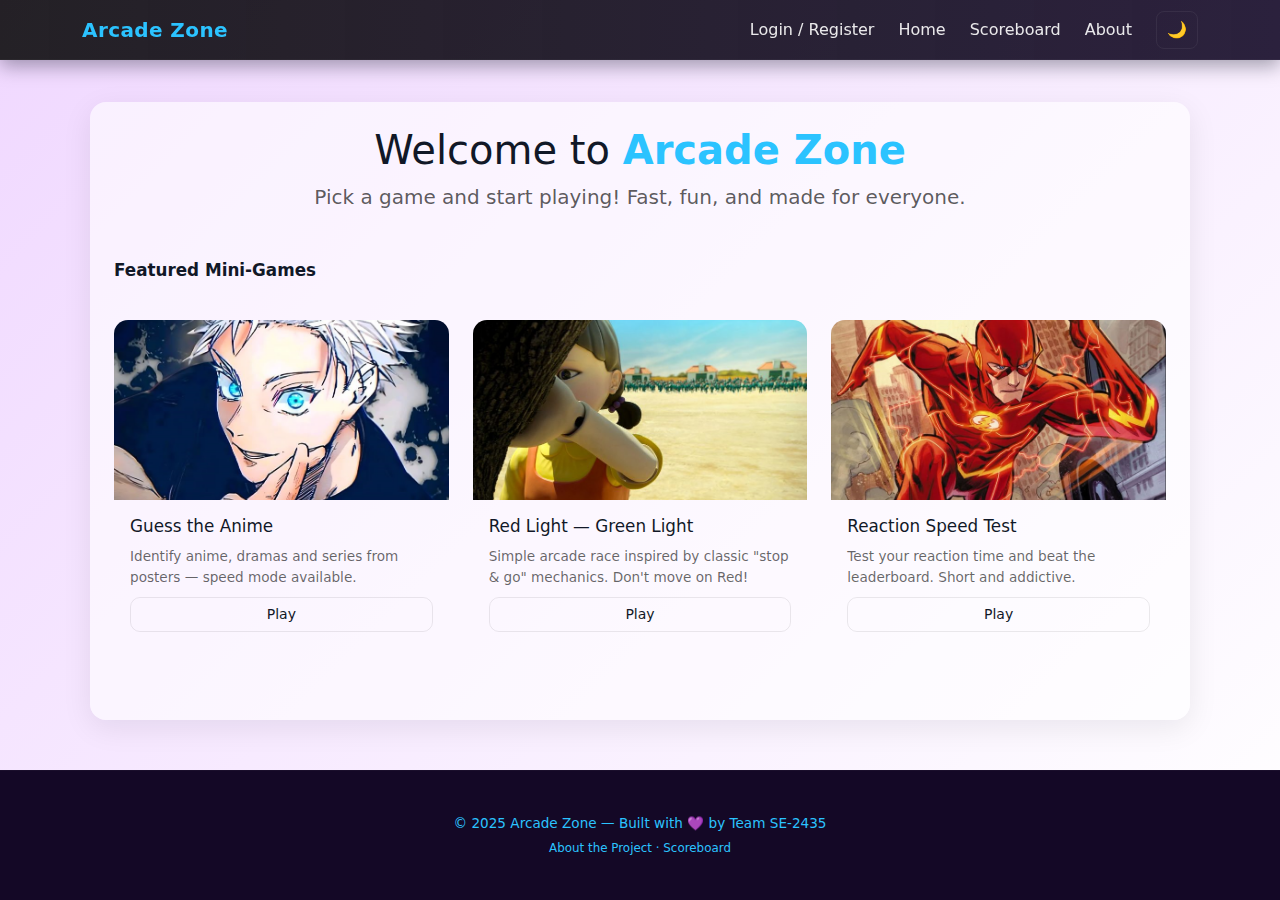
<file: index.html>
<!DOCTYPE html>
<html lang="en">
<head>
  <meta charset="utf-8" />
  <meta name="viewport" content="width=device-width,initial-scale=1" />
  <title>Arcade Zone — Home</title>

  <link href="https://cdn.jsdelivr.net/npm/bootstrap@5.3.3/dist/css/bootstrap.min.css" rel="stylesheet">
  <link rel="stylesheet" href="styles/main.css">
  <link rel="icon" type="image/x-icon" href="/material/favicon.png">
</head>
<body>
  <header>
    <nav class="navbar navbar-expand-lg fixed-top">
      <div class="container">
        <a class="navbar-brand" href="index.html">Arcade Zone</a>

        <button class="navbar-toggler" type="button" data-bs-toggle="collapse"
                data-bs-target="#navMenu" aria-controls="navMenu"
                aria-expanded="false" aria-label="Toggle navigation">
          <span class="navbar-toggler-icon"></span>
        </button>

        <div class="collapse navbar-collapse" id="navMenu">
          <ul class="navbar-nav ms-auto align-items-lg-center">

            <li class="nav-item">
              <a class="nav-link" id="authArea"></a>
            </li>
            <li class="nav-item"><a class="nav-link" href="index.html">Home</a></li>
            <li class="nav-item"><a class="nav-link" href="scoreboard.html">Scoreboard</a></li>
            <li class="nav-item"><a class="nav-link" href="about.html">About</a></li>

            <li class="nav-item ms-3">
              <button id="theme-toggle" class="btn btn-theme" aria-pressed="false" title="Toggle light / dark">
                🌙
              </button>
            </li>

          </ul>
        </div>
      </div>
    </nav>
  </header>

  <main class="container main-content">
    <section class="hero text-center">
      <h1 class="display-6">Welcome to <span class="accent">Arcade Zone</span></h1>
      <p class="lead">Pick a game and start playing! Fast, fun, and made for everyone.</p>
    </section>

    <section class="cards-section my-5" aria-label="Featured games">
      <h2 class="section-title">Featured Mini-Games</h2>

      <div class="cards-grid row gx-4 gy-4 mt-3">

        <article class="col-12 col-md-6 col-lg-4">
          <div class="art-card card-hover">
            <div class="art-media" style="background-image: url('material/card1.png');"></div>
            <div class="art-body">
              <h3 class="art-title">Guess the Anime</h3>
              <p class="art-desc">Identify anime, dramas and series from posters — speed mode available.</p>
              <a class="btn btn-sm btn-outline" href="games/guess.html">Play</a>
            </div>
          </div>
        </article>

        <article class="col-12 col-md-6 col-lg-4">
          <div class="art-card card-hover">
            <div class="art-media" style="background-image: url('material/card2.png');"></div>
            <div class="art-body">
              <h3 class="art-title">Red Light — Green Light</h3>
              <p class="art-desc">Simple arcade race inspired by classic "stop & go" mechanics. Don't move on Red!</p>
              <a class="btn btn-sm btn-outline" href="games/redlight.html">Play</a>
            </div>
          </div>
        </article>

        <article class="col-12 col-md-6 col-lg-4">
          <div class="art-card card-hover">
            <div class="art-media" style="background-image: url('material/card3.png');"></div>
            <div class="art-body">
              <h3 class="art-title">Reaction Speed Test</h3>
              <p class="art-desc">Test your reaction time and beat the leaderboard. Short and addictive.</p>
              <a class="btn btn-sm btn-outline" href="games/reaction.html">Play</a>
            </div>
          </div>
        </article>

      </div>
    </section>
  </main>

  <footer class="site-footer text-center">
    <div class="container py-4">
      <p class="mb-1">© 2025 Arcade Zone — Built with 💜 by Team SE-2435</p>
      <small><a href="about.html">About the Project</a> · <a href="scoreboard.html">Scoreboard</a></small>
    </div>
  </footer>

  <script src="https://cdn.jsdelivr.net/npm/bootstrap@5.3.3/dist/js/bootstrap.bundle.min.js"></script>

  <script>
   const user = localStorage.getItem("currentUser");
const authArea = document.getElementById("authArea");

if (user) {
  authArea.innerHTML = `👤 ${user}`;
  authArea.style.cursor = "pointer";

  authArea.addEventListener("click", () => {
    window.location.href = "profile.html"; 
  });

} else {
  authArea.innerHTML = "Login / Register";
  authArea.style.cursor = "pointer";

  authArea.addEventListener("click", () => {
    window.location.href = "login.html"; 
  });
}

  </script>
  
  <script src="scripts/main.js"></script>
</body>
</html>
</file>
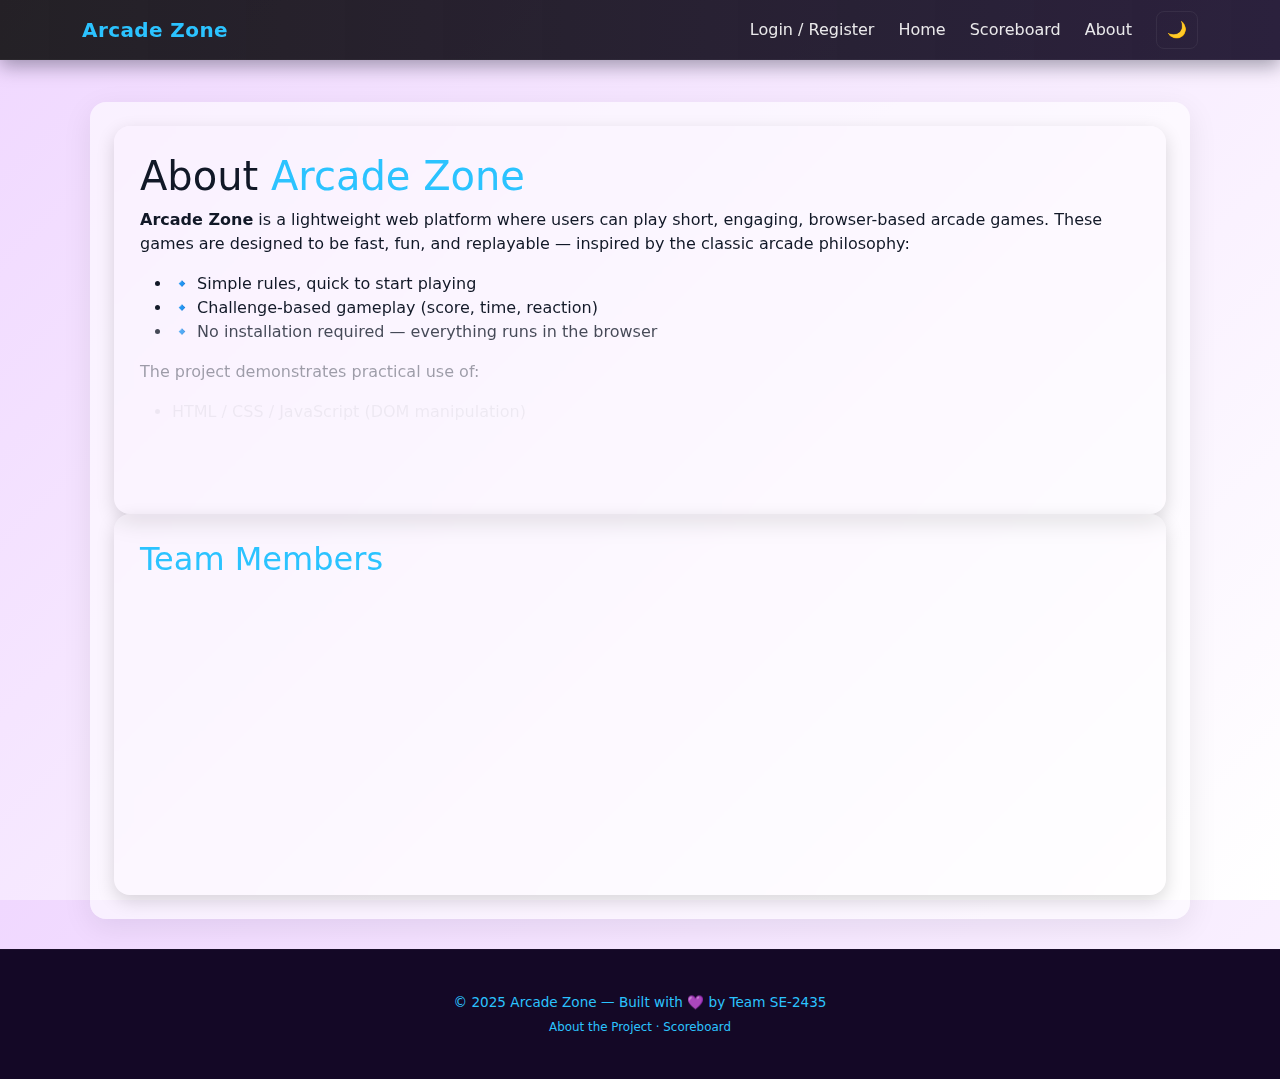
<file: about.html>
<!DOCTYPE html>
<html lang="en">
<head>
  <meta charset="utf-8" />
  <meta name="viewport" content="width=device-width,initial-scale=1" />
  <title>Arcade Zone — About</title>

  <link href="https://cdn.jsdelivr.net/npm/bootstrap@5.3.3/dist/css/bootstrap.min.css" rel="stylesheet">
  <link rel="stylesheet" href="styles/index.css">
  <link rel="icon" type="image/x-icon" href="/material/favicon.png">
  <link rel="stylesheet" href="styles/about.css">

</head>
<body>
  <header>
    <nav class="navbar navbar-expand-lg fixed-top">
      <div class="container">
        <a class="navbar-brand" href="index.html">Arcade Zone</a>

        <button class="navbar-toggler" type="button" data-bs-toggle="collapse"
                data-bs-target="#navMenu" aria-controls="navMenu"
                aria-expanded="false" aria-label="Toggle navigation">
          <span class="navbar-toggler-icon"></span>
        </button>

        <div class="collapse navbar-collapse" id="navMenu">
          <ul class="navbar-nav ms-auto align-items-lg-center">

            <li class="nav-item">
              <a class="nav-link" id="authArea"></a>
            </li>
            <li class="nav-item"><a class="nav-link" href="index.html">Home</a></li>
            <li class="nav-item"><a class="nav-link" href="scoreboard.html">Scoreboard</a></li>
            <li class="nav-item"><a class="nav-link" href="about.html">About</a></li>

            <li class="nav-item ms-3">
              <button id="theme-toggle" class="btn btn-theme" aria-pressed="false" title="Toggle light / dark">
                🌙
              </button>
            </li>

          </ul>
        </div>
      </div>
    </nav>
  </header>

  <main class="container main-content">
     <section class="about-card">
        <h1>About <span class="accent">Arcade Zone</span></h1>
        <p>
            <strong>Arcade Zone</strong> is a lightweight web platform where users can play
            short, engaging, browser-based arcade games. These games are designed to be fast,
            fun, and replayable — inspired by the classic arcade philosophy:
        </p>

        <ul>
            <li>🔹 Simple rules, quick to start playing</li>
            <li>🔹 Challenge-based gameplay (score, time, reaction)</li>
            <li>🔹 No installation required — everything runs in the browser</li>
        </ul>

        <p>
            The project demonstrates practical use of:
        </p>

        <ul>
            <li>HTML / CSS / JavaScript (DOM manipulation)</li>
            <li>LocalStorage for saving user accounts</li>
            <li>Dark / Light theme system with transitions</li>
        </ul>
    </section>



    <section class="team-section">
        <h2 class="accent">Team Members</h2>
        <div id="team-cards" class="team-cards"></div>

    </section>
  </main>

  <footer class="site-footer text-center">
    <div class="container py-4">
      <p class="mb-1">© 2025 Arcade Zone — Built with 💜 by Team SE-2435</p>
      <small><a href="about.html">About the Project</a> · <a href="scoreboard.html">Scoreboard</a></small>
    </div>
  </footer>

  <script src="https://cdn.jsdelivr.net/npm/bootstrap@5.3.3/dist/js/bootstrap.bundle.min.js"></script>
<script src="https://code.jquery.com/jquery-3.6.0.min.js"></script>
<script src="scripts/about.js"></script>

  
  <script src="scripts/index.js"></script>
</body>
</html>
</file>
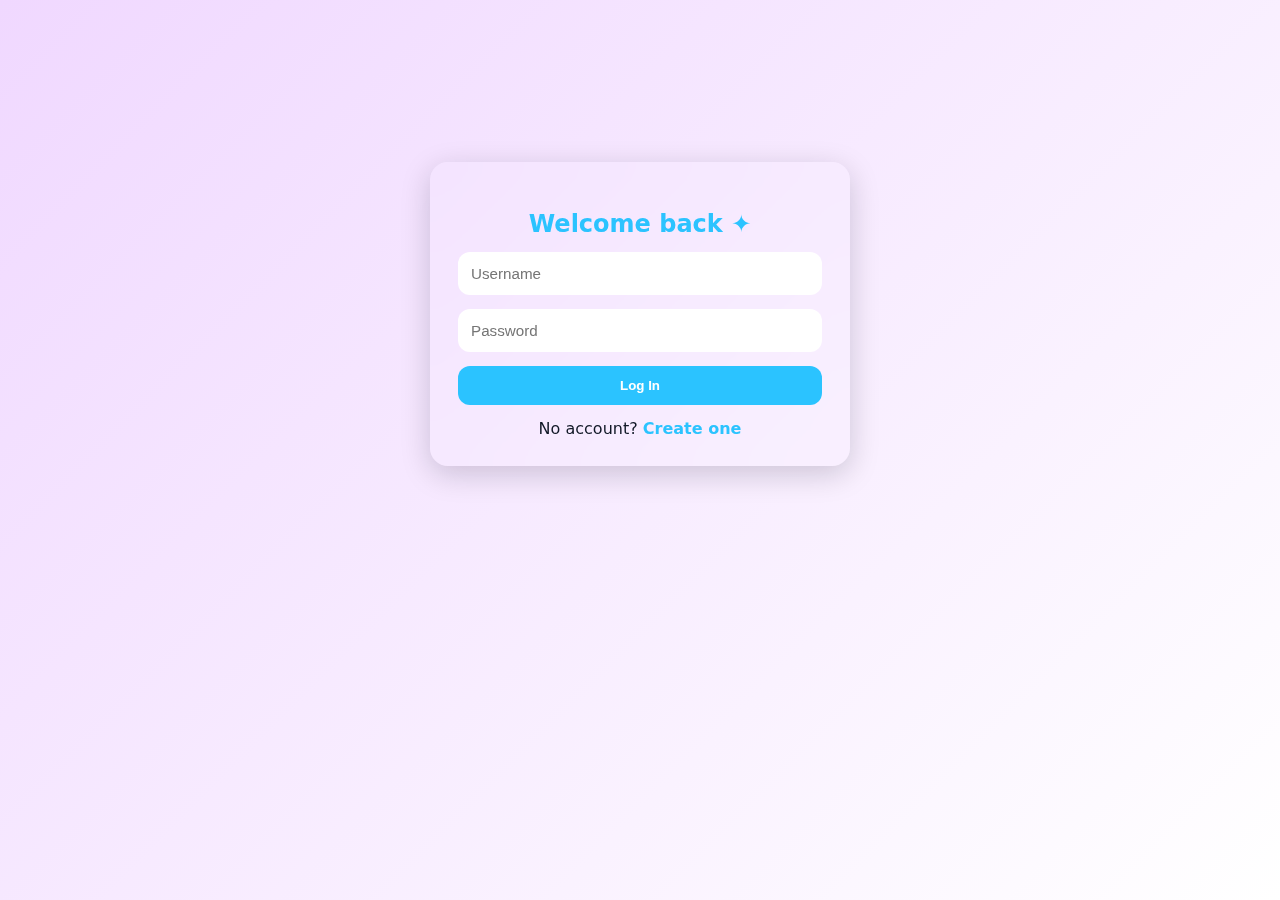
<file: login.html>
<!DOCTYPE html>
<html lang="en">
<head>
  <meta charset="UTF-8">
  <title>Log In</title>
  <link rel="stylesheet" href="styles/main.css">
  <style>
    .auth-container{
      max-width:420px;
      margin:90px auto;
      padding:28px;
      background: var(--glass);
      backdrop-filter: blur(18px);
      border-radius:18px;
      box-shadow: 0 8px 30px rgba(11,8,30,0.18);
    }
    h2{
      text-align:center;
      color: var(--accent);
      margin-bottom:14px;
    }
    input{
      width:100%;
      padding:12px;
      margin-bottom:14px;
      border-radius:12px;
      border:1px solid rgba(255,255,255,0.12);
      outline:none;
      font-size:0.95rem;
    }
    input:focus{
      border-color: var(--accent);
      box-shadow: 0 0 6px rgba(43,195,255,0.4);
    }
    button{
      width:100%;
      padding:12px;
      border:none;
      border-radius:12px;
      background: var(--accent);
      color:#fff;
      font-weight:600;
      cursor:pointer;
      transition:0.25s;
    }
    button:hover{
      transform: translateY(-2px);
      box-shadow: 0 6px 16px rgba(43,195,255,0.28);
    }
    .redirect{
      margin-top:14px;
      text-align:center;
    }
    .redirect a{
      color: var(--accent);
      font-weight:600;
      text-decoration:none;
    }
    .redirect a:hover{ text-decoration:underline; }
  </style>
</head>
<body>

<div class="auth-container main-content">

  <h2>Welcome back ✦</h2>

  <form id="loginForm">
    <input type="text" id="username" placeholder="Username" required>
    <input type="password" id="password" placeholder="Password" required>

    <button type="submit">Log In</button>
  </form>

  <div class="redirect">
    No account? <a href="register.html">Create one</a>
  </div>

</div>
<script src="scripts/main.js"></script>
<script>
document.getElementById("loginForm").addEventListener("submit", function(e){
  e.preventDefault();

  const username = document.getElementById("username").value.trim();
  const password = document.getElementById("password").value.trim();
  const savedUser = JSON.parse(localStorage.getItem(username));

  if (!savedUser || savedUser.password !== password) {
    return alert("Wrong username or password.");
  }

  localStorage.setItem("currentUser", username);
  window.location.href = "main.html";
});
</script>

</body>
</html>
</file>
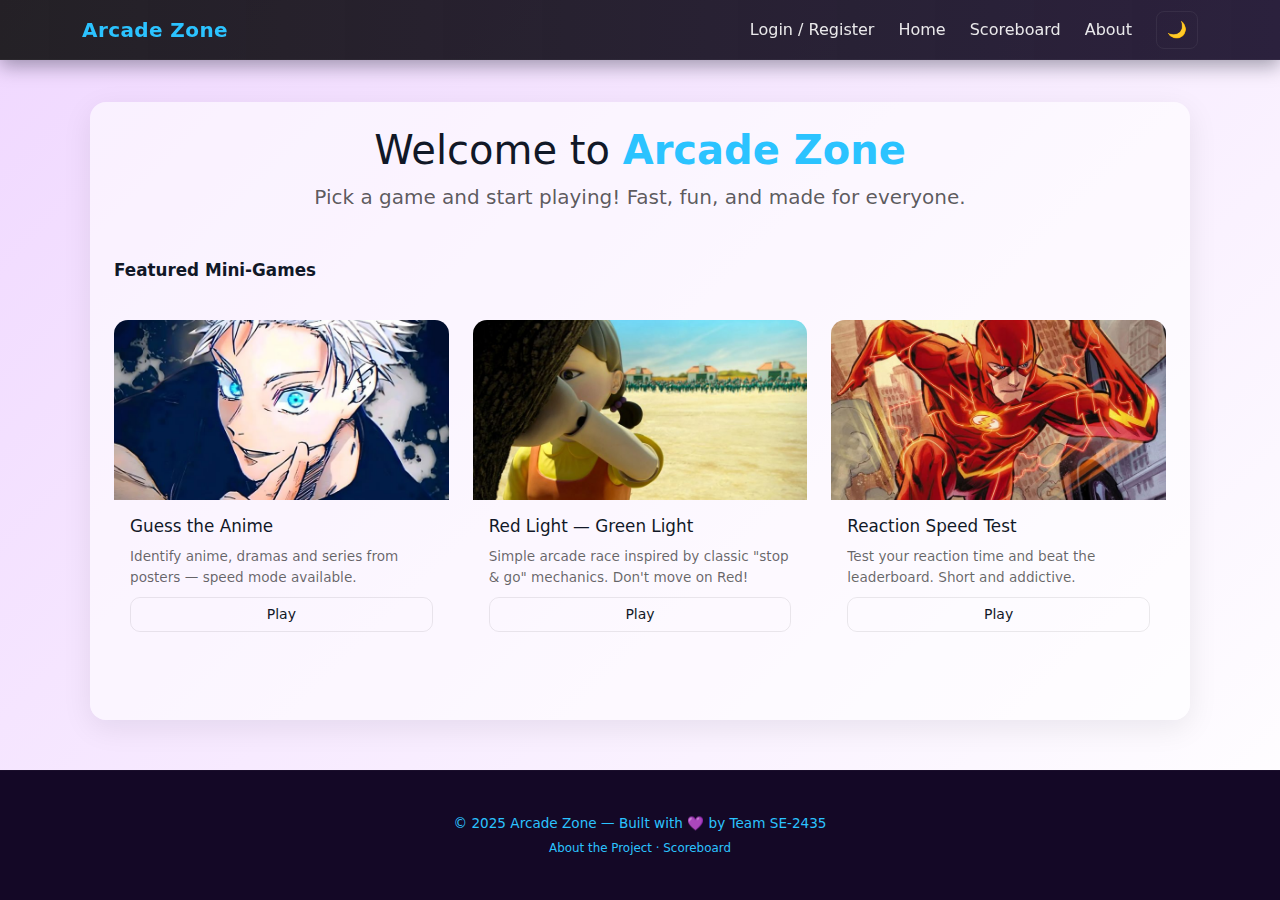
<file: main.html>
<!DOCTYPE html>
<html lang="en">
<head>
  <meta charset="utf-8" />
  <meta name="viewport" content="width=device-width,initial-scale=1" />
  <title>Arcade Zone — Home</title>

  <link href="https://cdn.jsdelivr.net/npm/bootstrap@5.3.3/dist/css/bootstrap.min.css" rel="stylesheet">
  <link rel="stylesheet" href="styles/main.css">
  <link rel="icon" type="image/x-icon" href="/material/favicon.png">
</head>
<body>
  <header>
    <nav class="navbar navbar-expand-lg fixed-top">
      <div class="container">
        <a class="navbar-brand" href="main.html">Arcade Zone</a>

        <button class="navbar-toggler" type="button" data-bs-toggle="collapse"
                data-bs-target="#navMenu" aria-controls="navMenu"
                aria-expanded="false" aria-label="Toggle navigation">
          <span class="navbar-toggler-icon"></span>
        </button>

        <div class="collapse navbar-collapse" id="navMenu">
          <ul class="navbar-nav ms-auto align-items-lg-center">

            <li class="nav-item">
              <a class="nav-link" id="authArea"></a>
            </li>
            <li class="nav-item"><a class="nav-link" href="main.html">Home</a></li>
            <li class="nav-item"><a class="nav-link" href="scoreboard.html">Scoreboard</a></li>
            <li class="nav-item"><a class="nav-link" href="about.html">About</a></li>

            <li class="nav-item ms-3">
              <button id="theme-toggle" class="btn btn-theme" aria-pressed="false" title="Toggle light / dark">
                🌙
              </button>
            </li>

          </ul>
        </div>
      </div>
    </nav>
  </header>

  <main class="container main-content">
    <section class="hero text-center">
      <h1 class="display-6">Welcome to <span class="accent">Arcade Zone</span></h1>
      <p class="lead">Pick a game and start playing! Fast, fun, and made for everyone.</p>
    </section>

    <section class="cards-section my-5" aria-label="Featured games">
      <h2 class="section-title">Featured Mini-Games</h2>

      <div class="cards-grid row gx-4 gy-4 mt-3">

        <article class="col-12 col-md-6 col-lg-4">
          <div class="art-card card-hover">
            <div class="art-media" style="background-image: url('/material/card1.jfif');"></div>
            <div class="art-body">
              <h3 class="art-title">Guess the Anime</h3>
              <p class="art-desc">Identify anime, dramas and series from posters — speed mode available.</p>
              <a class="btn btn-sm btn-outline" href="games/guess.html">Play</a>
            </div>
          </div>
        </article>

        <article class="col-12 col-md-6 col-lg-4">
          <div class="art-card card-hover">
            <div class="art-media" style="background-image: url('/material/card2.jfif');"></div>
            <div class="art-body">
              <h3 class="art-title">Red Light — Green Light</h3>
              <p class="art-desc">Simple arcade race inspired by classic "stop & go" mechanics. Don't move on Red!</p>
              <a class="btn btn-sm btn-outline" href="games/redlight.html">Play</a>
            </div>
          </div>
        </article>

        <article class="col-12 col-md-6 col-lg-4">
          <div class="art-card card-hover">
            <div class="art-media" style="background-image: url('/material/card3.jfif');"></div>
            <div class="art-body">
              <h3 class="art-title">Reaction Speed Test</h3>
              <p class="art-desc">Test your reaction time and beat the leaderboard. Short and addictive.</p>
              <a class="btn btn-sm btn-outline" href="games/reaction.html">Play</a>
            </div>
          </div>
        </article>

      </div>
    </section>
  </main>

  <footer class="site-footer text-center">
    <div class="container py-4">
      <p class="mb-1">© 2025 Arcade Zone — Built with 💜 by Team SE-2435</p>
      <small><a href="about.html">About the Project</a> · <a href="scoreboard.html">Scoreboard</a></small>
    </div>
  </footer>

  <script src="https://cdn.jsdelivr.net/npm/bootstrap@5.3.3/dist/js/bootstrap.bundle.min.js"></script>

  <script>
   const user = localStorage.getItem("currentUser");
const authArea = document.getElementById("authArea");

if (user) {
  authArea.innerHTML = `👤 ${user}`;
  authArea.style.cursor = "pointer";

  authArea.addEventListener("click", () => {
    window.location.href = "profile.html"; 
  });

} else {
  authArea.innerHTML = "Login / Register";
  authArea.style.cursor = "pointer";

  authArea.addEventListener("click", () => {
    window.location.href = "login.html"; 
  });
}

  </script>
  
  <script src="scripts/main.js"></script>
</body>
</html>
</file>
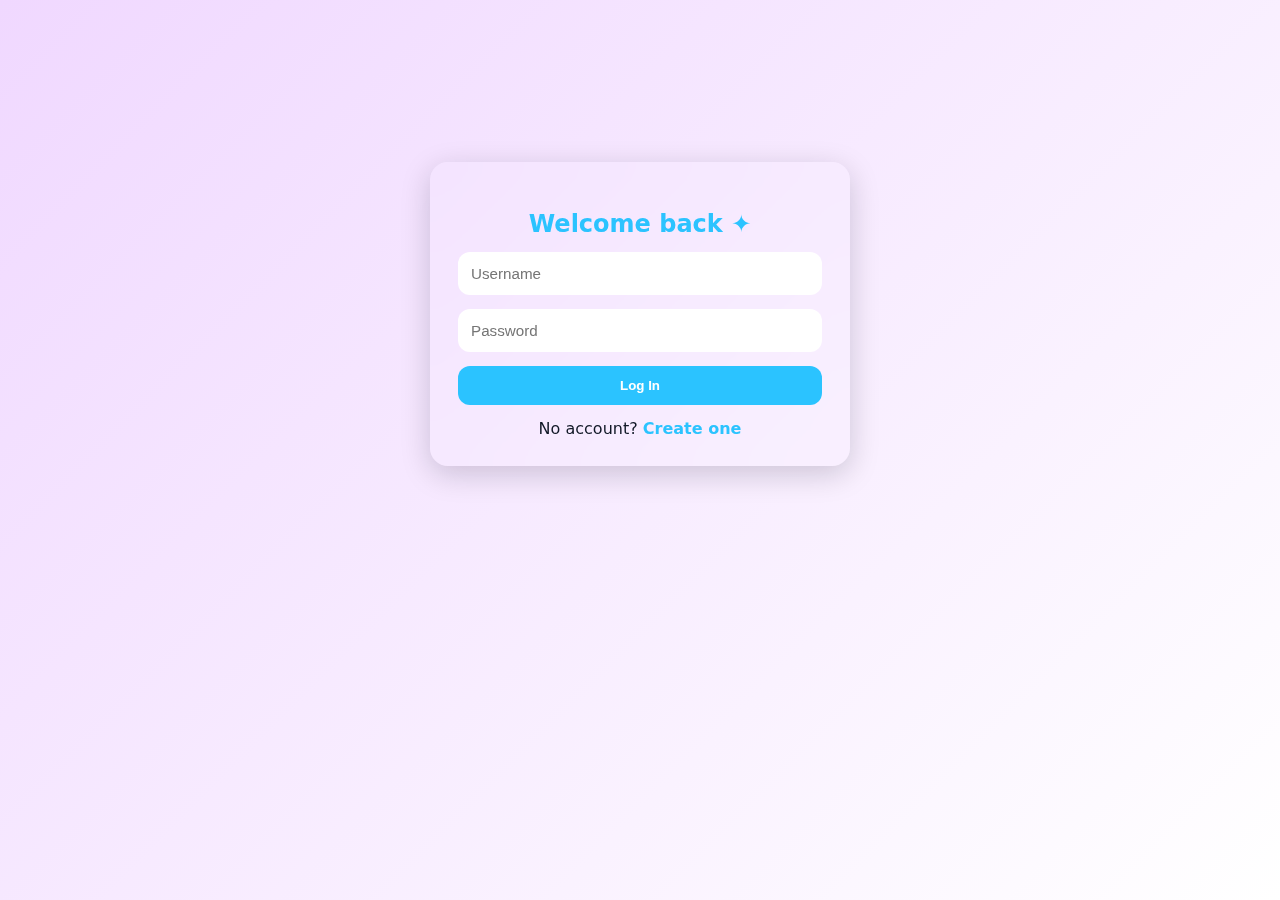
<file: profile.html>
<!DOCTYPE html>
<html lang="en">
<head>
  <meta charset="UTF-8">
  <meta name="viewport" content="width=device-width, initial-scale=1.0">
  <title>Profile</title>
  <link rel="stylesheet" href="styles/profile.css">
   <link rel="icon" type="image/png" sizes="32x32" href="material/favicon.png">
  <link rel="apple-touch-icon" href="material/favicon.png">
  <meta name="theme-color" content="#000000">
</head>
<body>

<div class="profile-container main-content">

  <button id="backHome" class="back-btn">← Back to Home</button>

  <h1>Your Profile</h1>

  <div class="card">
    <label>Username:</label>
    <input type="text" id="profileUsername">

    <label>Email:</label>
    <input type="email" id="profileEmail" disabled>

    <label>Phone (optional):</label>
    <input type="text" id="profilePhone" placeholder="+7 XXX XXX XXXX">

    <label>About me:</label>
    <textarea id="profileDesc" placeholder="Write something about yourself"></textarea>
    <label>Change Password:</label>
<input type="password" id="oldPassword" placeholder="Old password">
<input type="password" id="newPassword" placeholder="New password">

    <button id="saveBtn" class="primary">Save Changes ✅</button>
    <button id="logoutBtn" class="danger">Logout</button>
  </div>

  <div class="card achievements">
    <h2>Achievements 🏆</h2>
    <ul id="achievementsList"></ul>
  </div>
</div>
<script src="scripts/main.js"></script>
<script src="scripts/profile.js"></script>
</body>
</html>
</file>
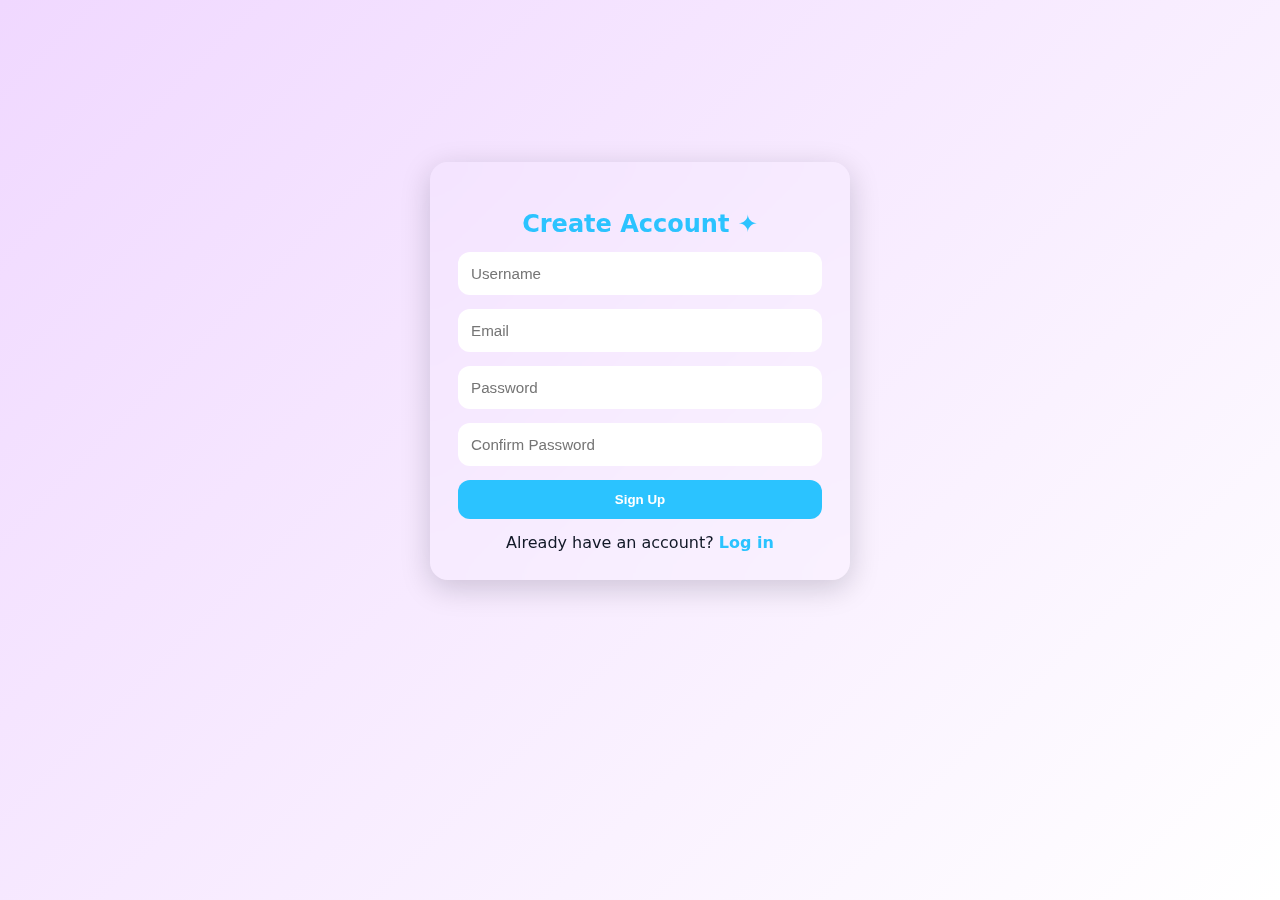
<file: register.html>
<!DOCTYPE html>
<html lang="en">
<head>
  <meta charset="UTF-8">
  <title>Create Account</title>
  <link rel="stylesheet" href="styles/main.css">
  <style>
    .auth-container{
      max-width: 420px;
      margin: 90px auto;
      padding: 28px;
      background: var(--glass);
      backdrop-filter: blur(18px);
      border-radius: 18px;
      box-shadow: 0 8px 30px rgba(11,8,30,0.18);
      animation: fadeIn .6s ease;
    }
    h2{
      text-align:center;
      color: var(--accent);
      margin-bottom: 14px;
    }
    input{
      width:100%;
      padding:12px;
      margin-bottom:14px;
      border-radius:12px;
      border:1px solid rgba(255,255,255,0.12);
      outline:none;
      font-size:0.95rem;
    }
    input:focus{
      border-color: var(--accent);
      box-shadow: 0 0 6px rgba(43,195,255,0.4);
    }
    button{
      width:100%;
      padding:12px;
      border:none;
      border-radius:12px;
      background: var(--accent);
      color:#fff;
      font-weight:600;
      cursor:pointer;
      transition:0.25s;
    }
    button:hover{
      transform: translateY(-2px);
      box-shadow: 0 6px 16px rgba(43,195,255,0.28);
    }
    .redirect{
      margin-top:14px;
      text-align:center;
    }
    .redirect a{
      color: var(--accent);
      text-decoration:none;
      font-weight:600;
    }
    .redirect a:hover{ text-decoration:underline; }
  </style>
</head>
<body>

<div class="auth-container main-content">

  <h2>Create Account ✦</h2>

  <form id="registerForm">
    <input type="text" id="username" placeholder="Username" required>
    <input type="email" id="email" placeholder="Email" required>
    <input type="password" id="password" placeholder="Password" required>
    <input type="password" id="confirm" placeholder="Confirm Password" required>

    <button type="submit">Sign Up</button>
  </form>

  <div class="redirect">
    Already have an account? <a href="login.html">Log in</a>
  </div>

</div>
<script src="scripts/main.js"></script>
<script>
document.getElementById("registerForm").addEventListener("submit", function(e){
  e.preventDefault();

  const username = document.getElementById("username").value.trim();
  const email = document.getElementById("email").value.trim();
  const password = document.getElementById("password").value.trim();
  const confirm = document.getElementById("confirm").value.trim();

  if (password !== confirm) return alert("Passwords do not match!");

  if (localStorage.getItem(username)) {
    return alert("This username already exists!");
  }

  localStorage.setItem(username, JSON.stringify({ email, password }));
  alert("Account created ✅");
  window.location.href = "login.html";
});
</script>

</body>
</html>
</file>
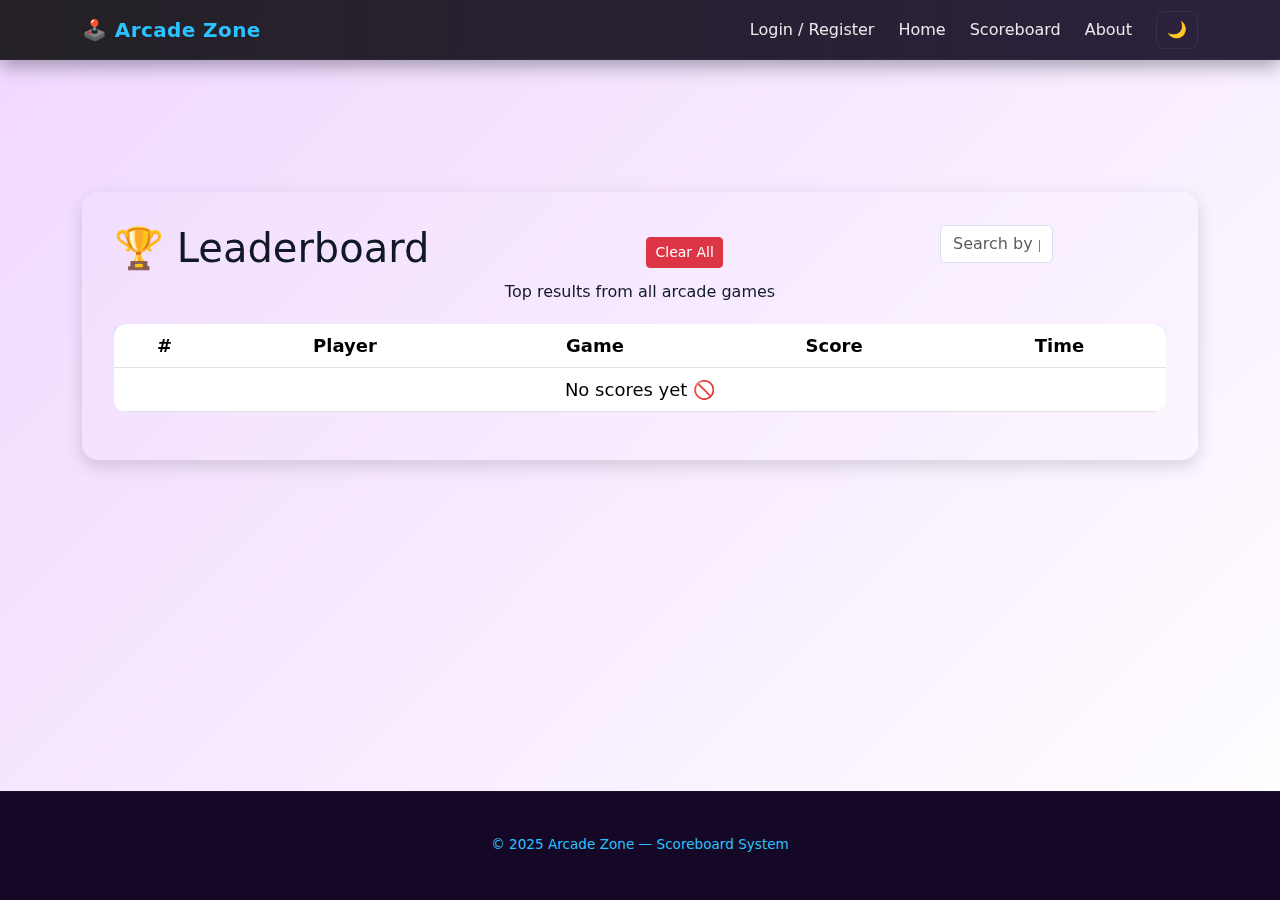
<file: scoreboard.html>
<!DOCTYPE html>
<html lang="en">
<head>
  <meta charset="UTF-8" />
  <meta name="viewport" content="width=device-width, initial-scale=1.0" />
  <title>Arcade Zone — Scoreboard</title>

  <link href="https://cdn.jsdelivr.net/npm/bootstrap@5.3.3/dist/css/bootstrap.min.css" rel="stylesheet">
  <link rel="stylesheet" href="styles/main.css">
  <link rel="stylesheet" href="styles/scoreboard.css">
  <link rel="icon" type="image/x-icon" href="/material/favicon.png">
   <link rel="icon" type="image/png" sizes="32x32" href="material/favicon.png">
  <link rel="apple-touch-icon" href="material/favicon.png">
  <meta name="theme-color" content="#000000">
</head>

<body>
<header>
    <nav class="navbar navbar-expand-lg navbar-dark fixed-top">
      <div class="container">
        <a class="navbar-brand" href="index.html">🕹️ Arcade Zone</a>

        <button class="navbar-toggler" type="button"
                data-bs-toggle="collapse"
                data-bs-target="#navMenu"
                aria-controls="navMenu"
                aria-expanded="false"
                aria-label="Toggle navigation">

          <span class="navbar-toggler-icon"></span>
        </button>

        <div class="collapse navbar-collapse" id="navMenu">
          <ul class="navbar-nav ms-auto align-items-lg-center">

            <li class="nav-item">
              <a class="nav-link" id="authArea"></a>
            </li>
            <li class="nav-item"><a class="nav-link" href="index.html">Home</a></li>
            <li class="nav-item"><a class="nav-link" href="scoreboard.html">Scoreboard</a></li>
            <li class="nav-item"><a class="nav-link" href="about.html">About</a></li>

            <li class="nav-item ms-3">
              <button id="theme-toggle" class="btn btn-theme">🌙</button>
            </li>

          </ul>
        </div>
      </div>
    </nav>
</header>


<main class="container scoreboard-content">
  <section class="score-card">
   <div class="d-flex justify-content-between align-items-center">
  <h1 class="accent">🏆 Leaderboard</h1>
  <button id="clearScores" class="btn btn-danger btn-sm">Clear All</button>
  <div class="d-flex justify-content-between align-items-center mb-3">
    <input id="searchInput" type="text" class="form-control w-50"
           placeholder="Search by player, game or score..." />
</div>

</div>
<p>Top results from all arcade games</p>


    <table class="table scoreboard-table">
      <thead>
        <tr>
          <th>#</th>
          <th>Player</th>
          <th>Game</th>
          <th>Score</th>
          <th>Time</th>
        </tr>
      </thead>
      <tbody id="scoreTableBody"></tbody>
    </table>
    
  </section>
</main>


<footer class="site-footer text-center">
  <div class="container py-4">
    <p class="mb-1">© 2025 Arcade Zone — Scoreboard System</p>
  </div>
</footer>

<script src="https://cdn.jsdelivr.net/npm/bootstrap@5.3.3/dist/js/bootstrap.bundle.min.js"></script>

<script src="https://code.jquery.com/jquery-3.6.0.min.js"></script>
<script src="scripts/scoreboard.js"></script>

<script src="scripts/main.js"></script>

</body>
</html>
</file>
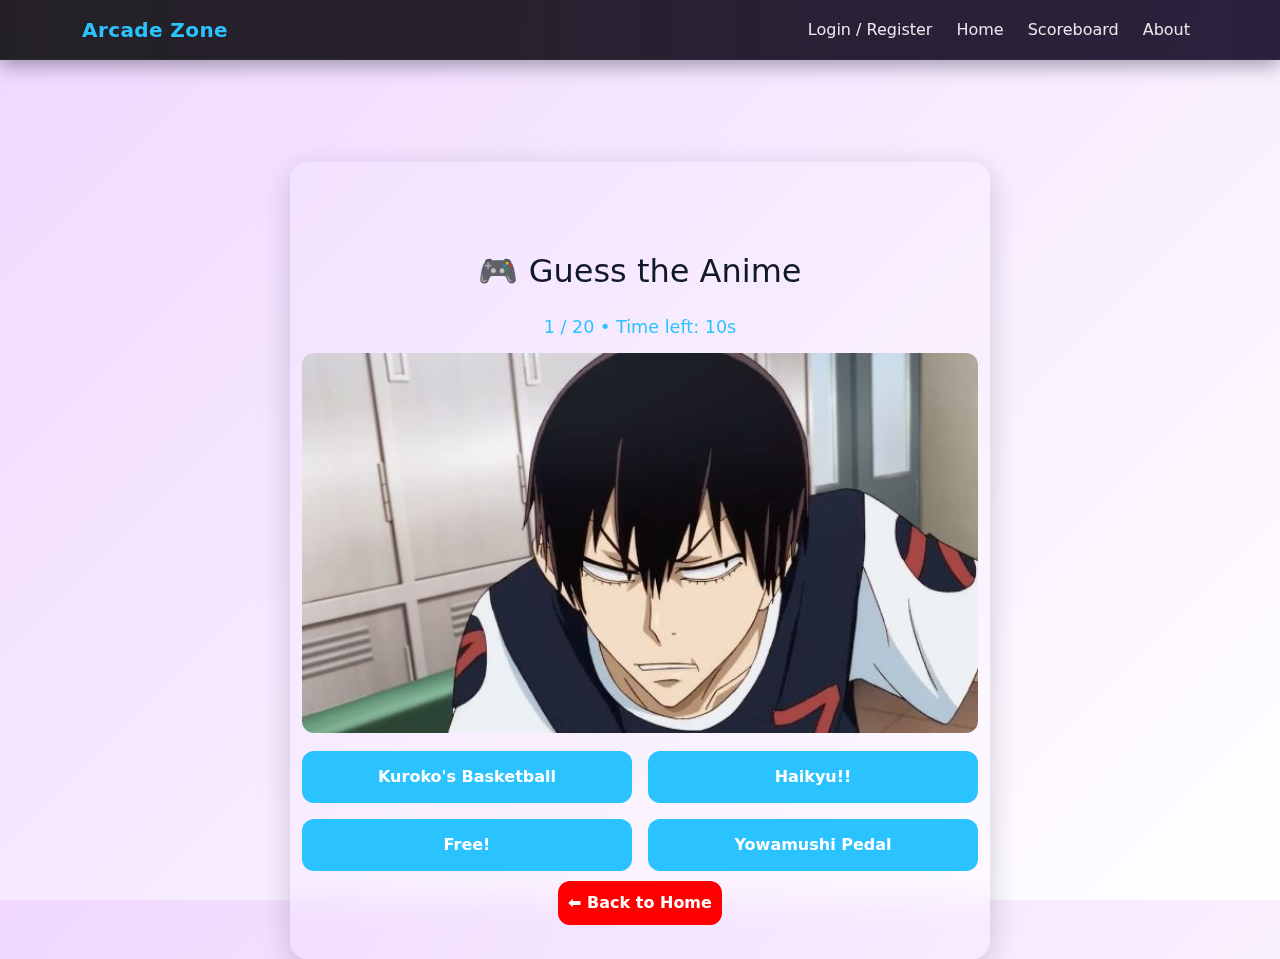
<file: games/guess.html>
<!DOCTYPE html>
<html lang="en">
<head>
  <meta charset="UTF-8">
<meta name="viewport" content="width=device-width, initial-scale=1.0, viewport-fit=cover">

  <title>Guess the Anime — Arcade Zone</title>

  <link href="https://cdn.jsdelivr.net/npm/bootstrap@5.3.3/dist/css/bootstrap.min.css" rel="stylesheet">

  <link rel="stylesheet" href="../styles/main.css">
  <link rel="stylesheet" href="../styles/games/guess.css">
<link rel="stylesheet" href="../styles/games/responsive.css">

  <link rel="icon" type="image/x-icon" href="../material/favicon.png">
</head>
<body>

<header>
  <nav class="navbar navbar-expand-lg fixed-top">
    <div class="container">
      <a class="navbar-brand" href="../index.html">Arcade Zone</a>

      <button class="navbar-toggler" type="button" data-bs-toggle="collapse"
              data-bs-target="#navMenu" aria-controls="navMenu"
              aria-expanded="false" aria-label="Toggle navigation">
        <span class="navbar-toggler-icon"></span>
      </button>

      <div class="collapse navbar-collapse" id="navMenu">
        <ul class="navbar-nav ms-auto align-items-lg-center">
          
            <li class="nav-item">
              <a class="nav-link" id="authArea"></a>
            </li>
            <li class="nav-item"><a class="nav-link" href="../index.html">Home</a></li>
          <li class="nav-item"><a class="nav-link" href="../scoreboard.html">Scoreboard</a></li>
          <li class="nav-item"><a class="nav-link" href="../about.html">About</a></li>

        </ul>
      </div>
    </div>
  </nav>
</header>


<main class="quiz-container main-content">

  <h2 class="accent text-center mb-4">🎮 Guess the Anime</h2>

  <div class="quiz-info text-center">
    <span id="question-num">Question 1/20</span> •
    <span>Time left: <span id="timer" class="accent">20</span>s</span>
  </div>

  <img id="quiz-img" src="" alt="Anime Image" class="quiz-image">

  <div class="answers">
    <button class="answer-btn"></button>
    <button class="answer-btn"></button>
    <button class="answer-btn"></button>
    <button class="answer-btn"></button>
  </div>

  <button id="back-btn" onclick="window.location.href='../index.html'">
    ⬅ Back to Home
  </button>

</main>


<script src="https://cdn.jsdelivr.net/npm/bootstrap@5.3.3/dist/js/bootstrap.bundle.min.js"></script>

<script src="../scripts/games/guess.js"></script>
<script src="../scripts/main.js"></script>

</body>
</html>
</file>
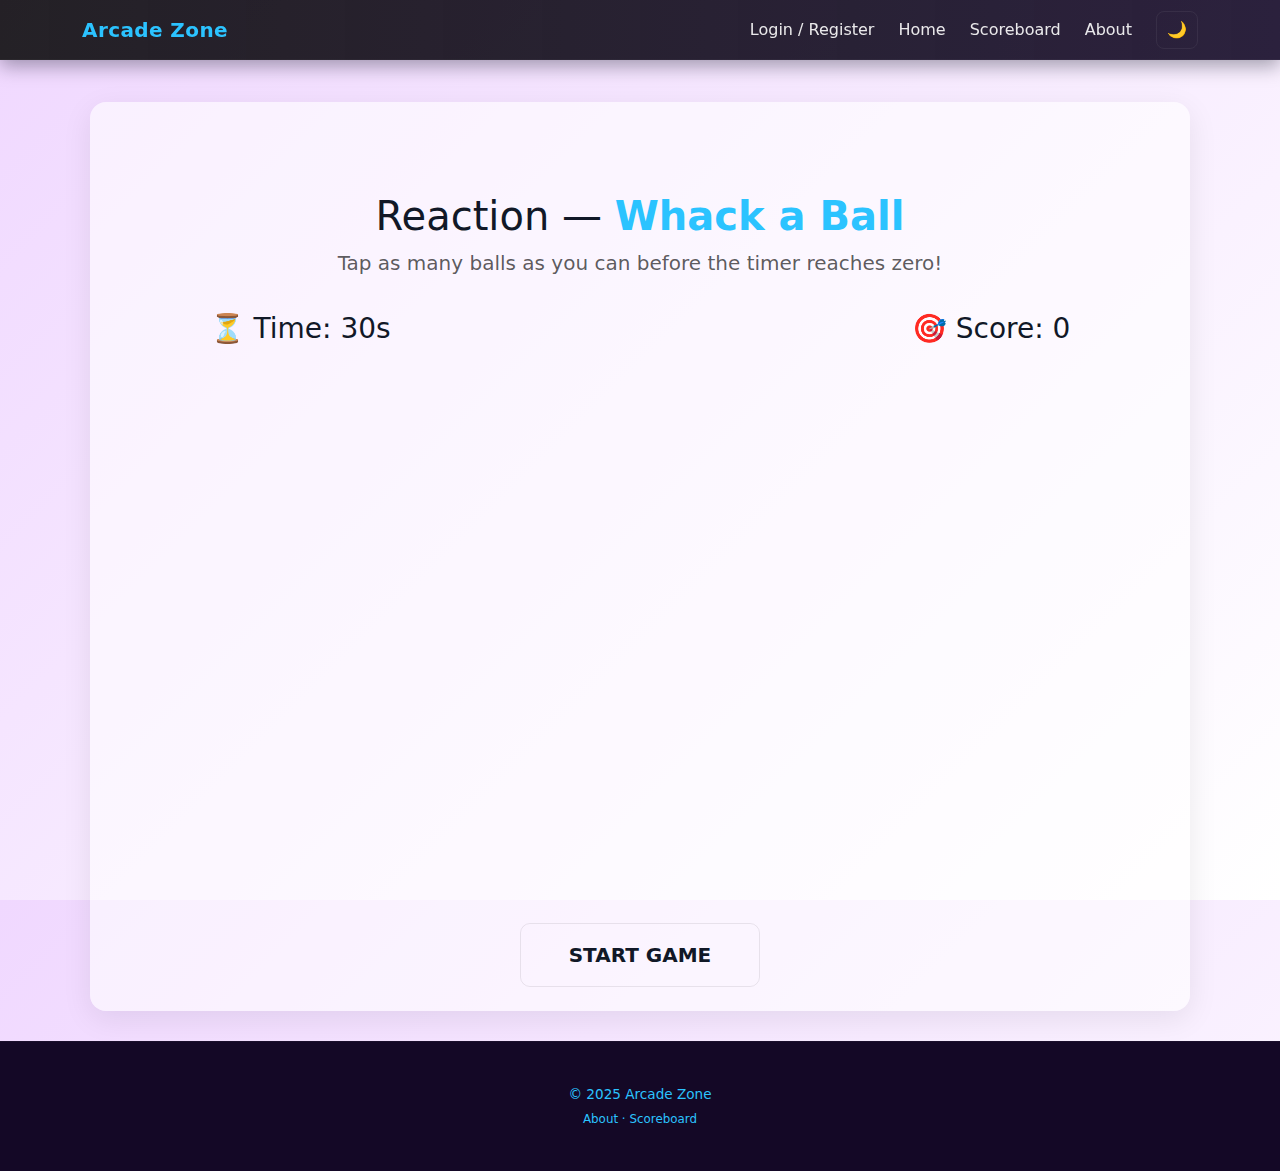
<file: games/reaction.html>
<!DOCTYPE html>
<html lang="en">
<head>
  <meta charset="UTF-8">
<meta name="viewport" content="width=device-width, initial-scale=1.0, viewport-fit=cover">

  <title>Reaction Game | Arcade Zone</title>

  <link href="https://cdn.jsdelivr.net/npm/bootstrap@5.3.3/dist/css/bootstrap.min.css" rel="stylesheet">

  <link rel="stylesheet" href="../styles/main.css">
  <link rel="stylesheet" href="../styles/games/reaction.css">
  <link rel="stylesheet" href="../styles/games/responsive.css">
   <link rel="icon" type="image/png" sizes="32x32" href="material/favicon.png">
  <link rel="apple-touch-icon" href="material/favicon.png">
  <meta name="theme-color" content="#000000">

</head>
<body>

<header>
  <nav class="navbar navbar-expand-lg fixed-top">
    <div class="container">
      <a class="navbar-brand" href="../index.html">Arcade Zone</a>

      <button class="navbar-toggler" type="button" data-bs-toggle="collapse"
              data-bs-target="#navMenu" aria-controls="navMenu"
              aria-expanded="false" aria-label="Toggle navigation">
        <span class="navbar-toggler-icon"></span>
      </button>

      <div class="collapse navbar-collapse" id="navMenu">
        <ul class="navbar-nav ms-auto align-items-lg-center">
          <li class="nav-item"><a class="nav-link" id="authArea"></a></li>
          <li class="nav-item"><a class="nav-link" href="../index.html">Home</a></li>
          <li class="nav-item"><a class="nav-link" href="../scoreboard.html">Scoreboard</a></li>
          <li class="nav-item"><a class="nav-link" href="../about.html">About</a></li>

          <li class="nav-item ms-3">
            <button id="theme-toggle" class="btn btn-theme" aria-pressed="false">
              🌙
            </button>
          </li>
        </ul>
      </div>
    </div>
  </nav>
</header>


<main class="container main-content text-center">

  <section class="hero text-center">
    <h1 class="display-6">Reaction — <span class="accent">Whack a Ball</span></h1>
    <p class="lead">Tap as many balls as you can before the timer reaches zero!</p>
  </section>

  <div class="row justify-content-center mt-4">
    <div class="col-12 col-md-10">

      <div class="game-info d-flex justify-content-between px-3">
        <h3 class="timer">⏳ Time: <span id="timeLeft">30</span>s</h3>
        <h3 class="score">🎯 Score: <span id="score">0</span></h3>
      </div>

      <div id="gameArea"></div>

      <button id="startBtn"
              class="btn btn-outline mt-4 px-5 py-3 fw-bold fs-5">
        START GAME
      </button>

    </div>
  </div>

</main>


<footer class="site-footer text-center">
  <div class="container py-4">
    <p class="mb-1">© 2025 Arcade Zone</p>
    <small><a href="../about.html">About</a> · <a href="../scoreboard.html">Scoreboard</a></small>
  </div>
</footer>


<script src="https://cdn.jsdelivr.net/npm/bootstrap@5.3.3/dist/js/bootstrap.bundle.min.js"></script>

<script src="../scripts/games/reaction.js"></script>
<script src="../scripts/main.js"></script>

<script>
const user = localStorage.getItem("currentUser");
const authArea = document.getElementById("authArea");

if (user) {
  authArea.innerHTML = `👤 ${user}`;
  authArea.style.cursor = "pointer";
  authArea.addEventListener("click", () => window.location.href = "../profile.html");
} else {
  authArea.innerHTML = "Login / Register";
  authArea.style.cursor = "pointer";
  authArea.addEventListener("click", () => window.location.href = "../login.html");
}
</script>

</body>
</html>
</file>
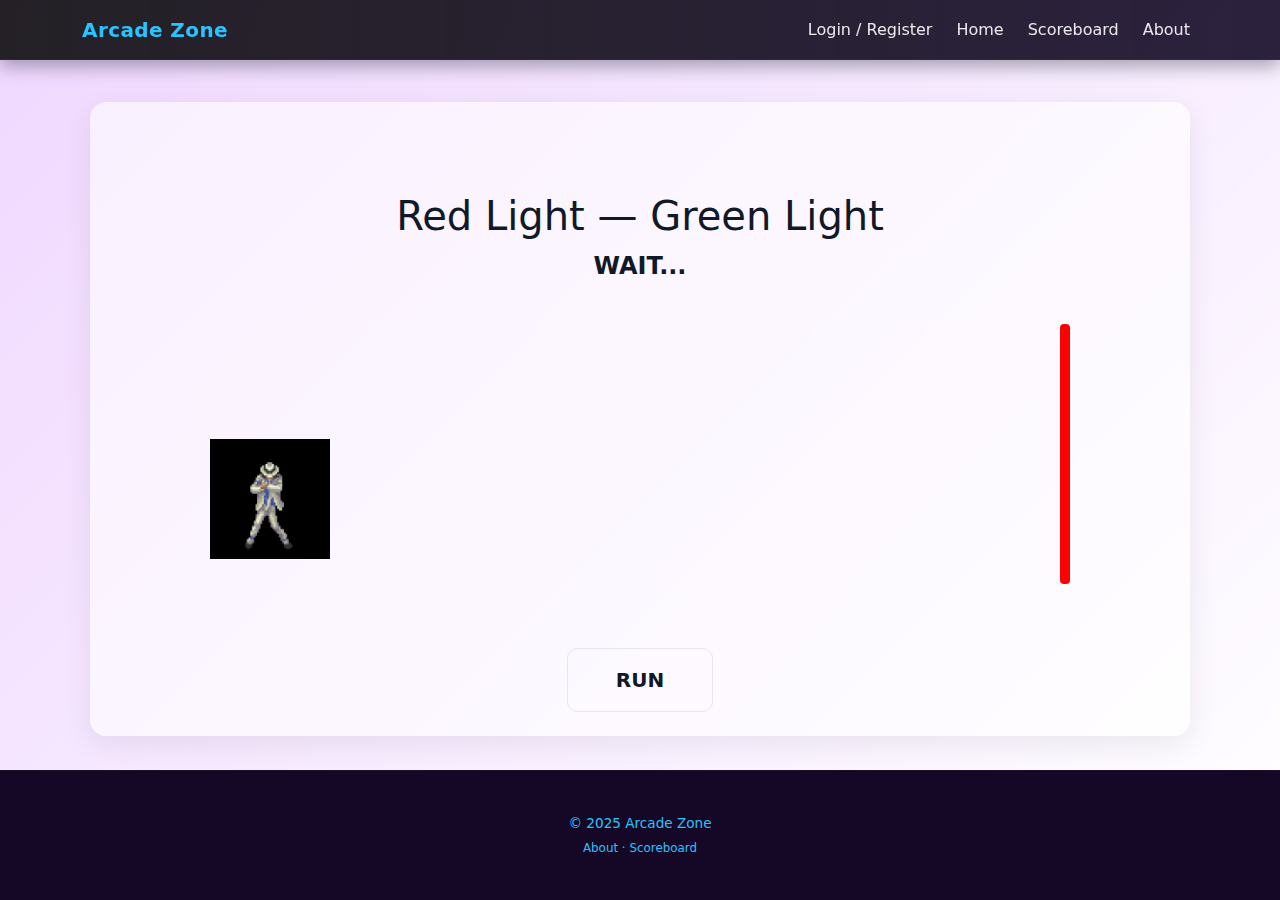
<file: games/redlight.html>
<!DOCTYPE html>
<html lang="en">
<head>
  <meta charset="utf-8" />
<meta name="viewport" content="width=device-width, initial-scale=1.0, viewport-fit=cover">
  <title>Red Light — Green Light | Arcade Zone</title>

  <link href="https://cdn.jsdelivr.net/npm/bootstrap@5.3.3/dist/css/bootstrap.min.css" rel="stylesheet">
  <link rel="stylesheet" href="../styles/main.css">
  <link rel="stylesheet" href="../styles/games/redlight.css">
  <link rel="stylesheet" href="../styles/games/responsive.css">
 <link rel="icon" type="image/png" sizes="32x32" href="material/favicon.png">
  <link rel="apple-touch-icon" href="material/favicon.png">
  <meta name="theme-color" content="#000000">
</head>
<audio id="bgMusic" loop>
  <source src="../material/sound.mp3" type="audio/mpeg">
</audio>

<body>

<header>
  <nav class="navbar navbar-expand-lg fixed-top">
    <div class="container">
      <a class="navbar-brand" href="../index.html">Arcade Zone</a>

      <button class="navbar-toggler" type="button" data-bs-toggle="collapse"
              data-bs-target="#navMenu" aria-controls="navMenu"
              aria-expanded="false" aria-label="Toggle navigation">
        <span class="navbar-toggler-icon"></span>
      </button>

      <div class="collapse navbar-collapse" id="navMenu">
        <ul class="navbar-nav ms-auto align-items-lg-center">
          <li class="nav-item"><a class="nav-link" id="authArea"></a></li>
          <li class="nav-item"><a class="nav-link" href="../index.html">Home</a></li>
          <li class="nav-item"><a class="nav-link" href="../scoreboard.html">Scoreboard</a></li>
          <li class="nav-item"><a class="nav-link" href="../about.html">About</a></li>
        </ul>
      </div>
    </div>
  </nav>
</header>


<main class="container main-content text-center">

  <h2 class="display-6 accent">Red Light — Green Light</h2>
  <p id="statusText" class="game-status fw-bold">WAIT...</p>

  <div class="game-area mx-auto">
    <img id="player" src="../material/naruto.gif" alt="runner">
    <div id="finish-line"></div>
  </div>

  <button id="actionBtn" class="btn btn-outline mt-4 px-5 py-3 fw-bold fs-5">RUN</button>

</main>


<footer class="site-footer text-center">
  <div class="container py-4">
    <p class="mb-1">© 2025 Arcade Zone</p>
    <small><a href="../about.html">About</a> · <a href="../scoreboard.html">Scoreboard</a></small>
  </div>
</footer>


<script src="https://cdn.jsdelivr.net/npm/bootstrap@5.3.3/dist/js/bootstrap.bundle.min.js"></script>

<script src="../scripts/games/redlight.js"></script>
<script src="../scripts/main.js"></script>

<script>
 const user = localStorage.getItem("currentUser");
 const authArea = document.getElementById("authArea");

 if (user) {
   authArea.innerHTML = `👤 ${user}`;
   authArea.style.cursor = "pointer";
   authArea.onclick = () => window.location.href = "../profile.html";
 } else {
   authArea.innerHTML = "Login / Register";
   authArea.style.cursor = "pointer";
   authArea.onclick = () => window.location.href = "../login.html";
 }
</script>

</body>
</html>
</file>
<file: styles/main.css>
:root{
  --accent: #2BC3FF;
  --bg-light: linear-gradient(135deg,#f0d8ff 0%, #ffffff 100%);
  --page-bg: #f7f7fb;
  --header-bg: #0b0f1a;
  --footer-bg: #140826;
  --glass: rgba(255,255,255,0.06);
  --text-dark: #111827;
  --text-light: #f3f4f6;
  --card-radius: 14px;
}

body.theme-dark {
  --accent: #79d2ff;
  --bg-light: linear-gradient(135deg,#0f1020 0%, #080808 100%);
  --page-bg: #0b0c10;
  --header-bg: #050507;
  --footer-bg: #070114;
  --glass: rgba(255,255,255,0.03);
  --text-dark: #e6eef7;
  --text-light: #e6eef7;
}

*{box-sizing:border-box}
html,body{height:100%}
body{
  margin:0;
  font-family: Inter, system-ui, -apple-system, "Press Start 2P", "Segoe UI", Roboto, "Helvetica Neue", Arial;
  background: var(--bg-light);
  color: var(--text-dark);
  -webkit-font-smoothing:antialiased;
  -moz-osx-font-smoothing:grayscale;
  padding-top:72px;
  display:flex;
  flex-direction:column;
  min-height:100vh;
}

header .navbar{
  background: linear-gradient(90deg, rgba(0,0,0,0.85), rgba(20,10,40,0.9));
  padding: 0.6rem 0;
  box-shadow: 0 6px 18px rgba(2,6,23,0.35);
  border-bottom: 1px solid rgba(255,255,255,0.03);
}
.navbar-brand{
  color:var(--accent);
  font-weight:700;
  letter-spacing:0.4px;
}
.nav-link{
  color: rgba(255,255,255,0.9);
  margin-left:0.5rem;
}
.nav-link:hover{ color: #fff; text-decoration: underline; }

.btn-theme{
  background: transparent;
  border: 1px solid rgba(255,255,255,0.06);
  padding: 6px 10px;
  border-radius: 8px;
  color:var(--text-light);
  cursor:pointer;
}
.btn-theme:focus{ outline: 3px solid rgba(43,195,255,0.18); }

.main-content{
  width:100%;
  max-width:1100px;
  margin: 30px auto;
  padding: 24px;
  background: rgba(255,255,255,0.6);
  border-radius: 16px;
  box-shadow: 0 8px 30px rgba(11,8,30,0.08);
}

body.theme-dark .main-content{
  background: linear-gradient(180deg, rgba(255,255,255,0.02), rgba(255,255,255,0.01));
  box-shadow: 0 6px 20px rgba(0,0,0,0.5);
  color: var(--text-light);
}

.hero .accent{ color: var(--accent); font-weight:700; }
.lead{ color: rgba(0,0,0,0.65); }
body.theme-dark .lead{ color: rgba(255,255,255,0.75); }

.section-title{
  font-size:1.05rem;
  font-weight:700;
  color: var(--text-dark);
}
.cards-grid{ margin-top:8px; }

.art-card{
  border-radius: var(--card-radius);
  overflow: hidden;
  display:flex;
  flex-direction:column;
  min-height:320px;
  background: linear-gradient(180deg, rgba(255,255,255,0.02), rgba(255,255,255,0.01));
  transition: transform 300ms cubic-bezier(.2,.9,.3,1), box-shadow 300ms;
  cursor: pointer;
  position: relative;
  outline: none;
}

.art-media{
  height:180px;
  background-size: cover;
  background-position:center;
  background-repeat:no-repeat;
  transition: transform 500ms ease, filter 350ms ease;
  filter: saturate(1) contrast(1);
}

.art-body{
  padding:16px;
  display:flex;
  flex-direction:column;
  gap:10px;
  flex:1;
}
.art-title{
  font-size: 1.05rem;
  margin:0;
  color: var(--text-dark);
}
.art-desc{ font-size:0.85rem; color: rgba(0,0,0,0.6); margin:0; flex:1; }
body.theme-dark .art-desc{ color: rgba(255,255,255,0.75); }

.art-actions{ display:flex; gap:8px; align-items:center; justify-content:flex-start; }
.btn-outline{
  border:1px solid rgba(0,0,0,0.08);
  background:transparent;
  padding:6px 10px;
  border-radius:10px;
  color: var(--text-dark);
}
.icon-btn{
  background:transparent;
  border:0;
  font-size:18px;
  color: var(--accent);
  cursor:pointer;
}
.icon-btn:focus{ outline: 2px solid rgba(43,195,255,0.18); border-radius:8px; }

.card-hover:hover,
.card-hover:focus{
  transform: translateY(-10px) scale(1.01);
  box-shadow: 0 18px 40px rgba(11,8,30,0.16);
}
.card-hover:hover .art-media,
.card-hover:focus .art-media{
  transform: scale(1.06);
  filter: saturate(1.05) contrast(1.02);
}

.card-hover::after{
  content: '';
  position: absolute;
  left: -120%;
  top: -30%;
  width: 50%;
  height: 160%;
  background: linear-gradient(120deg, rgba(255,255,255,0.04), rgba(255,255,255,0.18), rgba(255,255,255,0.04));
  transform: rotate(20deg);
  transition: left 700ms cubic-bezier(.2,.9,.3,1);
  pointer-events: none;
}
.card-hover:hover::after,
.card-hover:focus::after{ left: 120%; }

@media (max-width: 768px){
  .art-media{ height:140px; }
  .main-content{ padding:18px; margin:18px; border-radius:12px; }
}
.site-footer{
  margin-top:auto;
  background: var(--footer-bg);
  color: var(--accent);
  padding:18px 0;
  font-size:0.85rem;
  border-top: 1px solid rgba(255,255,255,0.03);
}
.site-footer a{ color:var(--accent); text-decoration:none; }
.site-footer a:hover{ text-decoration:underline; }
</file>
<file: styles/index.css>
:root{
  --accent: #2BC3FF;
  --bg-light: linear-gradient(135deg,#f0d8ff 0%, #ffffff 100%);
  --page-bg: #f7f7fb;
  --header-bg: #0b0f1a;
  --footer-bg: #140826;
  --glass: rgba(255,255,255,0.06);
  --text-dark: #111827;
  --text-light: #f3f4f6;
  --card-radius: 14px;
}

body.theme-dark {
  --accent: #79d2ff;
  --bg-light: linear-gradient(135deg,#0f1020 0%, #080808 100%);
  --page-bg: #0b0c10;
  --header-bg: #050507;
  --footer-bg: #070114;
  --glass: rgba(255,255,255,0.03);
  --text-dark: #e6eef7;
  --text-light: #e6eef7;
}

*{box-sizing:border-box}
html,body{height:100%}
body{
  margin:0;
  font-family: Inter, system-ui, -apple-system, "Press Start 2P", "Segoe UI", Roboto, "Helvetica Neue", Arial;
  background: var(--bg-light);
  color: var(--text-dark);
  -webkit-font-smoothing:antialiased;
  -moz-osx-font-smoothing:grayscale;
  padding-top:72px;
  display:flex;
  flex-direction:column;
  min-height:100vh;
}

header .navbar{
  background: linear-gradient(90deg, rgba(0,0,0,0.85), rgba(20,10,40,0.9));
  padding: 0.6rem 0;
  box-shadow: 0 6px 18px rgba(2,6,23,0.35);
  border-bottom: 1px solid rgba(255,255,255,0.03);
}
.navbar-brand{
  color:var(--accent);
  font-weight:700;
  letter-spacing:0.4px;
}
.nav-link{
  color: rgba(255,255,255,0.9);
  margin-left:0.5rem;
}
.nav-link:hover{ color: #fff; text-decoration: underline; }

.btn-theme{
  background: transparent;
  border: 1px solid rgba(255,255,255,0.06);
  padding: 6px 10px;
  border-radius: 8px;
  color:var(--text-light);
  cursor:pointer;
}
.btn-theme:focus{ outline: 3px solid rgba(43,195,255,0.18); }

.main-content{
  width:100%;
  max-width:1100px;
  margin: 30px auto;
  padding: 24px;
  background: rgba(255,255,255,0.6);
  border-radius: 16px;
  box-shadow: 0 8px 30px rgba(11,8,30,0.08);
}

body.theme-dark .main-content{
  background: linear-gradient(180deg, rgba(255,255,255,0.02), rgba(255,255,255,0.01));
  box-shadow: 0 6px 20px rgba(0,0,0,0.5);
  color: var(--text-light);
}

.hero .accent{ color: var(--accent); font-weight:700; }
.lead{ color: rgba(0,0,0,0.65); }
body.theme-dark .lead{ color: rgba(255,255,255,0.75); }

.section-title{
  font-size:1.05rem;
  font-weight:700;
  color: var(--text-dark);
}
.cards-grid{ margin-top:8px; }

.art-card{
  border-radius: var(--card-radius);
  overflow: hidden;
  display:flex;
  flex-direction:column;
  min-height:320px;
  background: linear-gradient(180deg, rgba(255,255,255,0.02), rgba(255,255,255,0.01));
  transition: transform 300ms cubic-bezier(.2,.9,.3,1), box-shadow 300ms;
  cursor: pointer;
  position: relative;
  outline: none;
}

.art-media{
  height:180px;
  background-size: cover;
  background-position:center;
  background-repeat:no-repeat;
  transition: transform 500ms ease, filter 350ms ease;
  filter: saturate(1) contrast(1);
}

.art-body{
  padding:16px;
  display:flex;
  flex-direction:column;
  gap:10px;
  flex:1;
}
.art-title{
  font-size: 1.05rem;
  margin:0;
  color: var(--text-dark);
}
.art-desc{ font-size:0.85rem; color: rgba(0,0,0,0.6); margin:0; flex:1; }
body.theme-dark .art-desc{ color: rgba(255,255,255,0.75); }

.art-actions{ display:flex; gap:8px; align-items:center; justify-content:flex-start; }
.btn-outline{
  border:1px solid rgba(0,0,0,0.08);
  background:transparent;
  padding:6px 10px;
  border-radius:10px;
  color: var(--text-dark);
}
.icon-btn{
  background:transparent;
  border:0;
  font-size:18px;
  color: var(--accent);
  cursor:pointer;
}
.icon-btn:focus{ outline: 2px solid rgba(43,195,255,0.18); border-radius:8px; }

.card-hover:hover,
.card-hover:focus{
  transform: translateY(-10px) scale(1.01);
  box-shadow: 0 18px 40px rgba(11,8,30,0.16);
}
.card-hover:hover .art-media,
.card-hover:focus .art-media{
  transform: scale(1.06);
  filter: saturate(1.05) contrast(1.02);
}

.card-hover::after{
  content: '';
  position: absolute;
  left: -120%;
  top: -30%;
  width: 50%;
  height: 160%;
  background: linear-gradient(120deg, rgba(255,255,255,0.04), rgba(255,255,255,0.18), rgba(255,255,255,0.04));
  transform: rotate(20deg);
  transition: left 700ms cubic-bezier(.2,.9,.3,1);
  pointer-events: none;
}
.card-hover:hover::after,
.card-hover:focus::after{ left: 120%; }

@media (max-width: 768px){
  .art-media{ height:140px; }
  .main-content{ padding:18px; margin:18px; border-radius:12px; }
}
.site-footer{
  margin-top:auto;
  background: var(--footer-bg);
  color: var(--accent);
  padding:18px 0;
  font-size:0.85rem;
  border-top: 1px solid rgba(255,255,255,0.03);
}
.site-footer a{ color:var(--accent); text-decoration:none; }
.site-footer a:hover{ text-decoration:underline; }
</file>
<file: styles/about.css>
.fade-in {
  opacity: 0;
  animation: fadeIn 0.8s ease forwards;
}

@keyframes fadeIn {
  from { opacity: 0; transform: translateY(8px); }
  to   { opacity: 1; transform: translateY(0); }
}

.team-card {
  background: var(--glass);
  padding: 18px;
  border-radius: 14px;
  text-align: center;
  transition: transform .3s ease, box-shadow .3s ease;
  cursor: pointer;
}

.team-card:hover {
  transform: translateY(-10px) scale(1.05);
  box-shadow: 0 16px 35px rgba(0,0,0,0.25);
}

.avatar-wrapper {
  width: 100px;
  height: 100px;
  margin: 0 auto 8px auto;
   object-fit: cover;
  border-radius: 50%;
  overflow: hidden;
  border: 3px solid var(--accent);
  transition: transform .3s ease-in-out;
}

.avatar-wrapper img {
  width: 100%;
  height: 100%;
  object-fit: contain; 
  border-radius: 0;    
}

.team-card:hover .avatar-wrapper {
  transform: rotate(6deg) scale(1.06);
}

.team-card h4 {
  font-size: 18px;
  margin: 6px 0 2px 0;
}

.team-card p {
  opacity: .8;
  font-size: 14px;
}

@import url('styles/index.css');

.about-container {
  max-width: 900px;
  margin: 120px auto;
  padding: 20px;
  display: grid;
  gap: 26px;
}

.about-card, .author-card, .team-section {
  background: var(--glass);
  padding: 26px;
  border-radius: 16px;
  backdrop-filter: blur(8px);
  box-shadow: 0 6px 18px rgba(0,0,0,0.15);
  transition: transform .3s ease, box-shadow .3s ease;
}

.about-card:hover,
.author-card:hover,
.team-card:hover {
  transform: translateY(-6px);
  box-shadow: 0 18px 40px rgba(0,0,0,0.25);
}

.accent {
  color: var(--accent);
}

.team-cards {
  display: grid;
  grid-template-columns: repeat(auto-fit, minmax(180px, 1fr));
  gap: 22px;
}

.team-card {
  padding: 16px;
  background: rgba(255,255,255,0.1);
  border-radius: 14px;
  text-align: center;
  transition: transform .3s ease, box-shadow .3s ease;
}

.team-card:hover {
  transform: scale(1.05);
  box-shadow: 0 10px 24px rgba(0,0,0,0.3);
}

.avatar-wrapper {
  width: 100%;
  height: 160px;
  padding: 6px;
  border-radius: 50%;
  background: rgba(255,255,255,0.06);
  display: flex;
  justify-content: center;
  align-items: center;
  border: 2px solid var(--accent);
}

.avatar-wrapper img {
  width: 100%;
  height: 100%;
  object-fit: contain;
  border-radius: 50%;
}

@media (max-width: 768px) {
  .main-content {
    padding-top: 90px;
  }

  .team-cards {
    grid-template-columns: repeat(auto-fit, minmax(140px, 1fr));
  }

  h1, h2 {
    text-align: center;
  }

  .team-card {
    padding: 12px;
  }
}

@media (max-width: 480px) {
  nav .navbar-brand {
    font-size: 18px;
  }

  #theme-toggle {
    font-size: 14px;
    padding: 4px 6px;
  }

  .avatar-wrapper {
    height: 140px;
  }

  .team-card p {
    font-size: 14px;
  }
}
</file>
<file: styles/profile.css>
@import url("index.css");


tbody tr {
  transition: 0.3s;
}

tbody tr:hover {
  background: rgba(255,255,255,0.1);
  transform: scale(1.02);
}

@keyframes fadeIn {
  from { opacity: 0; translate: 0 6px; }
  to { opacity: 1; translate: 0; }
}
.back-btn {
  margin-bottom: 20px;
  padding: 10px 14px;
  background: transparent;
  border: 1px solid var(--accent);
  border-radius: 10px;
  color: var(--accent);
  cursor: pointer;
  transition: .25s;
}

.back-btn:hover {
  background: var(--accent);
  color: #fff;
}

.card {
  background: var(--glass);
  padding: 22px;
  border-radius: 18px;
  margin-bottom: 20px;
}

input, textarea {
  width: 100%;
  padding: 12px;
  margin: 8px 0 14px;
  border-radius: 12px;
  border: 1px solid rgba(255,255,255,0.12);
  outline: none;
}

textarea {
  resize: vertical;
  height: 80px;
}

.primary {
  background: var(--accent);
  color: #fff;
  margin-bottom: 10px;
  border-radius: 10px;
  padding: 10px;  
}
.primary:hover{
  background: rgb(0, 204, 255);
  padding:11px;
}
.primary:active {
  padding: 9px;
}
.danger {
  background: #ff4a4a;
  color: #fff;
  border-radius: 10px;
  padding: 10px;
}
.danger:hover {
  padding:11px;
  background:rgb(255, 0, 0);
}
.danger:active{
  padding:9px;
}
.achievements ul {
  list-style: none;
  padding: 0;
}

.achievements li {
  padding: 6px 0;
}
</file>
<file: styles/scoreboard.css>
@import url("index.css");

.scoreboard-content {
  margin-top: 120px;
}

.score-card {
  background: var(--glass);
  padding: 32px;
  border-radius: 16px;
  text-align: center;
  backdrop-filter: blur(8px);
  box-shadow: 0 6px 18px rgba(0,0,0,0.15);
  animation: fadeIn 0.5s ease;
}

.scoreboard-table {
  margin-top: 20px;
  font-size: 18px;
  border-radius: 12px;
  overflow: hidden;
}

.scoreboard-table thead {
  background: var(--accent);
  color: black;
  font-weight: bold;
}

tbody tr {
  transition: 0.3s;
}

tbody tr:hover {
  background: rgba(255,255,255,0.1);
  transform: scale(1.02);
}

@media (max-width: 600px) {
  .scoreboard-table {
    font-size: 15px;
  }
}

@keyframes fadeIn {
  from { opacity: 0; translate: 0 6px; }
  to { opacity: 1; translate: 0; }
}
</file>
<file: styles/games/guess.css>
.quiz-container{
  max-width:700px;
  margin: 90px auto;
  background: var(--glass);
  padding:24px;
  border-radius:18px;
  backdrop-filter: blur(14px);
  box-shadow: 0 8px 30px rgba(11,8,30,0.18);
  text-align:center;
}

#quiz-img{
  width: 100%;
  height: 380px;
  object-fit: cover;
  border-radius:12px;
  margin-bottom:18px;
}

.answers{
  display:grid;
  grid-template-columns: 1fr 1fr;
  gap:16px;
}

.answer-btn{
  padding:14px;
  border-radius:12px;
  border:none;
  font-weight:bold;
  cursor:pointer;
  background: var(--accent);
  color:#fff;
  transition: transform 0.2s, box-shadow 0.2s;
}

.answer-btn:hover{
  transform: translateY(-3px);
  box-shadow: 0 8px 18px rgba(43,195,255,0.35);
}

#back-btn {
     padding:10px;
    margin: 10px;
  border-radius:12px;
  border:none;
  font-weight:bold;
  cursor:pointer;
  background: red;
  color:#fff;
  transition: transform 0.2s, box-shadow 0.2s;
}

#back-btn:hover{
  transform: translateY(-3px);
  box-shadow: 0 8px 18px rgba(255, 43, 43, 0.35);
}

.quiz-info{
  font-size:1.1rem;
  margin-bottom:12px;
  color: var(--accent);
}
.quiz-image {
  max-width: 100%;
  height: auto;
}
</file>
<file: styles/games/responsive.css>
/* ✅ Общие правила — чтобы контент не выходил за экран */
.main-content {
  padding-top: 90px;
  padding-left: 12px;
  padding-right: 12px;
}

/* ✅ phone: width <= 480px */
@media (max-width: 480px) {

  /* NAVBAR */
  .navbar-brand {
    font-size: 1.2rem;
  }

  .nav-link {
    font-size: 0.9rem;
  }

  /* BUTTONS */
  button, .btn {
    font-size: 1rem !important;
    padding: 10px 20px !important;
  }

  /* --- 🎮 Red Light — Green Light --- */
  .game-area {
    width: 90vw !important;
    height: 260px !important;
  }

  #player {
    width: 70px !important;
  }

  #finish-line {
    width: 6px !important;
  }

  /* --- 🎯 Reaction Game --- */
  #gameArea {
    width: 90vw !important;
    height: 300px !important;
  }

  .ball {
    width: 46px !important;
    height: 46px !important;
  }

  .game-info h3 {
    font-size: 1.1rem !important;
  }

  /* --- 🎮 Guess the Anime --- */
  .quiz-container {
    padding: 10px;
  }

  .quiz-image {
    width: 100% !important;
    height: auto !important;
  }

  .answers {
    display: grid;
    grid-template-columns: 1fr;
    gap: 10px;
  }

  .answer-btn {
    font-size: 1rem !important;
    padding: 12px !important;
  }
}

/* ✅ tablets */
@media (min-width: 481px) and (max-width: 900px) {
  .answers {
    grid-template-columns: 1fr 1fr;
  }

  #gameArea {
    height: 380px;
  }
}
</file>
<file: styles/games/reaction.css>
#gameArea {
    width: 100%;
    height: 520px;
    background: var(--card-background);
    border-radius: 20px;
    position: relative;
    overflow: hidden;
    margin-top: 25px;
}

.ball {
    width: 60px;
    height: 60px;
    border-radius: 50%;
    position: absolute;
    cursor: pointer;
    transition: transform 0.15s ease;
}

.ball:hover {
    transform: scale(1.15);
}

.timer,
.score {
    margin-top: 10px;
}
#gameArea {
  overflow: hidden;
  border-radius: 12px;
}
</file>
<file: styles/games/redlight.css>
@import url("../index.css");

.game-container {
  text-align: center;
}

.game-area {
  width: 90%;
  max-width: 900px;
  height: 260px;
  margin: 40px auto;
  background: var(--glass);
  border-radius: 16px;
  backdrop-filter: blur(8px);
  position: relative;
  overflow: hidden;
}

#player {
  position: absolute;
  bottom: 25px;
  left: 20px;
  width: 120px;
  transition: transform 0.2s ease;
}

#finish-line {
  position: absolute;
  right: 20px;
  bottom: 0;
  width: 10px;
  height: 100%;
  background: red;
  border-radius: 4px;
}

.game-btn {
  padding: 14px 32px;
  border-radius: 12px;
  font-size: 22px;
  cursor: pointer;
}

.game-status {
  font-size: 24px;
  font-weight: bold;
  margin-bottom: 20px;
}

.red {
  color: #ff4d4d;
}

.green {
  color: #4dff62;
}

@media (max-width: 550px) {
  #player { width: 90px; }
  .game-area { height: 210px; }
}
</file>
